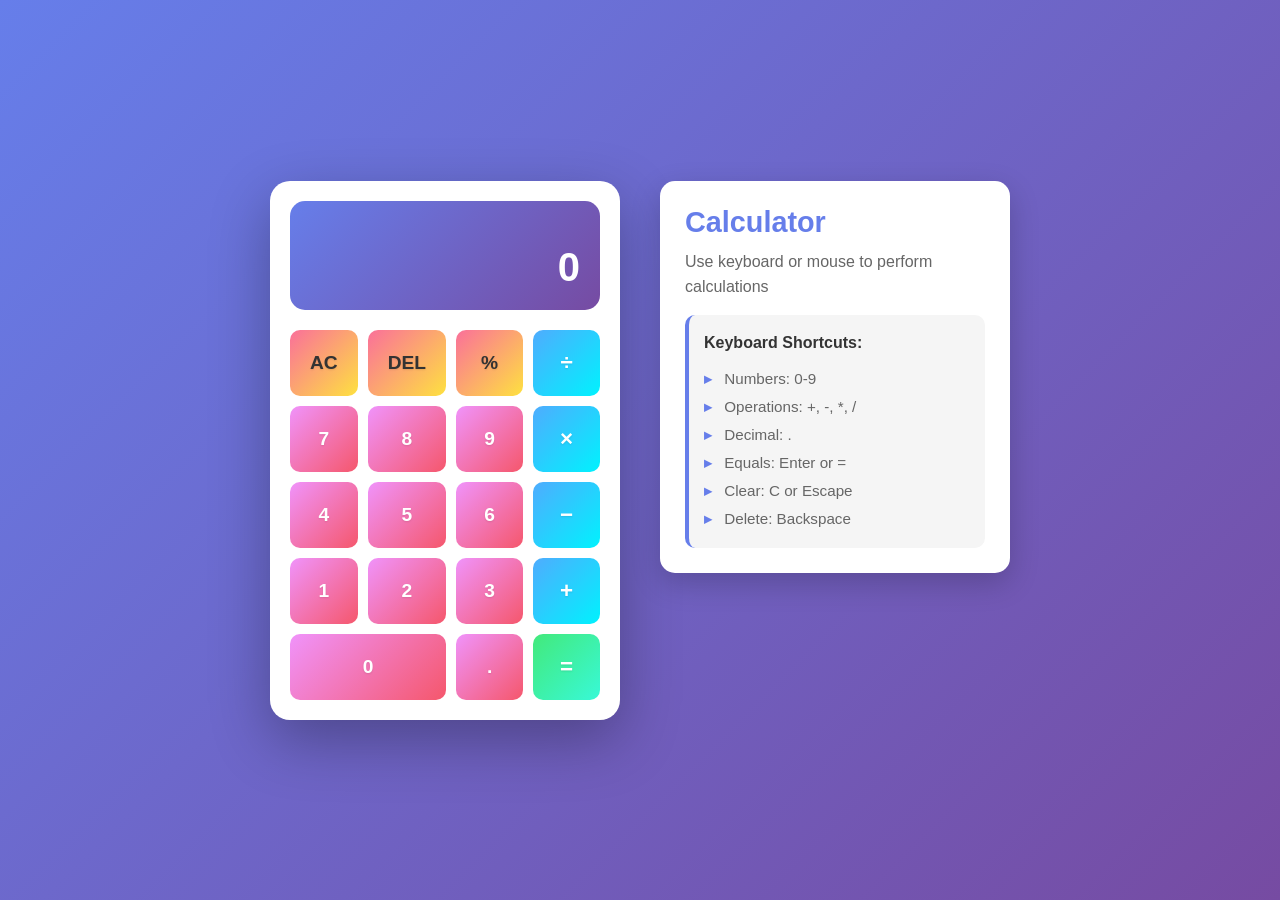
<file: CodeAlpha_Calculator/index.html>
<!DOCTYPE html>
<html lang="en">
<head>
    <meta charset="UTF-8">
    <meta name="viewport" content="width=device-width, initial-scale=1.0">
    <title>Calculator - CodeAlpha</title>
    <link rel="stylesheet" href="styles.css">
</head>
<body>
    <div class="container">
        <div class="calculator">
            <div class="display-container">
                <div class="previous-operand" id="previousOperand"></div>
                <div class="current-operand" id="currentOperand">0</div>
            </div>

            <div class="buttons-grid">
                <!-- Row 1 -->
                <button class="btn function-btn" data-action="clear">AC</button>
                <button class="btn function-btn" data-action="delete">DEL</button>
                <button class="btn function-btn" data-action="percentage">%</button>
                <button class="btn operator-btn" data-operator="÷">÷</button>

                <!-- Row 2 -->
                <button class="btn number-btn" data-number="7">7</button>
                <button class="btn number-btn" data-number="8">8</button>
                <button class="btn number-btn" data-number="9">9</button>
                <button class="btn operator-btn" data-operator="×">×</button>

                <!-- Row 3 -->
                <button class="btn number-btn" data-number="4">4</button>
                <button class="btn number-btn" data-number="5">5</button>
                <button class="btn number-btn" data-number="6">6</button>
                <button class="btn operator-btn" data-operator="-">−</button>

                <!-- Row 4 -->
                <button class="btn number-btn" data-number="1">1</button>
                <button class="btn number-btn" data-number="2">2</button>
                <button class="btn number-btn" data-number="3">3</button>
                <button class="btn operator-btn" data-operator="+">+</button>

                <!-- Row 5 -->
                <button class="btn number-btn zero-btn" data-number="0">0</button>
                <button class="btn number-btn" data-number=".">.</button>
                <button class="btn equals-btn" data-action="equals">=</button>
            </div>
        </div>

        <div class="info">
            <h2>Calculator</h2>
            <p>Use keyboard or mouse to perform calculations</p>
            <div class="keyboard-info">
                <p><strong>Keyboard Shortcuts:</strong></p>
                <ul>
                    <li>Numbers: 0-9</li>
                    <li>Operations: +, -, *, /</li>
                    <li>Decimal: .</li>
                    <li>Equals: Enter or =</li>
                    <li>Clear: C or Escape</li>
                    <li>Delete: Backspace</li>
                </ul>
            </div>
        </div>
    </div>

    <script src="script.js"></script>
</body>
</html>
</file>
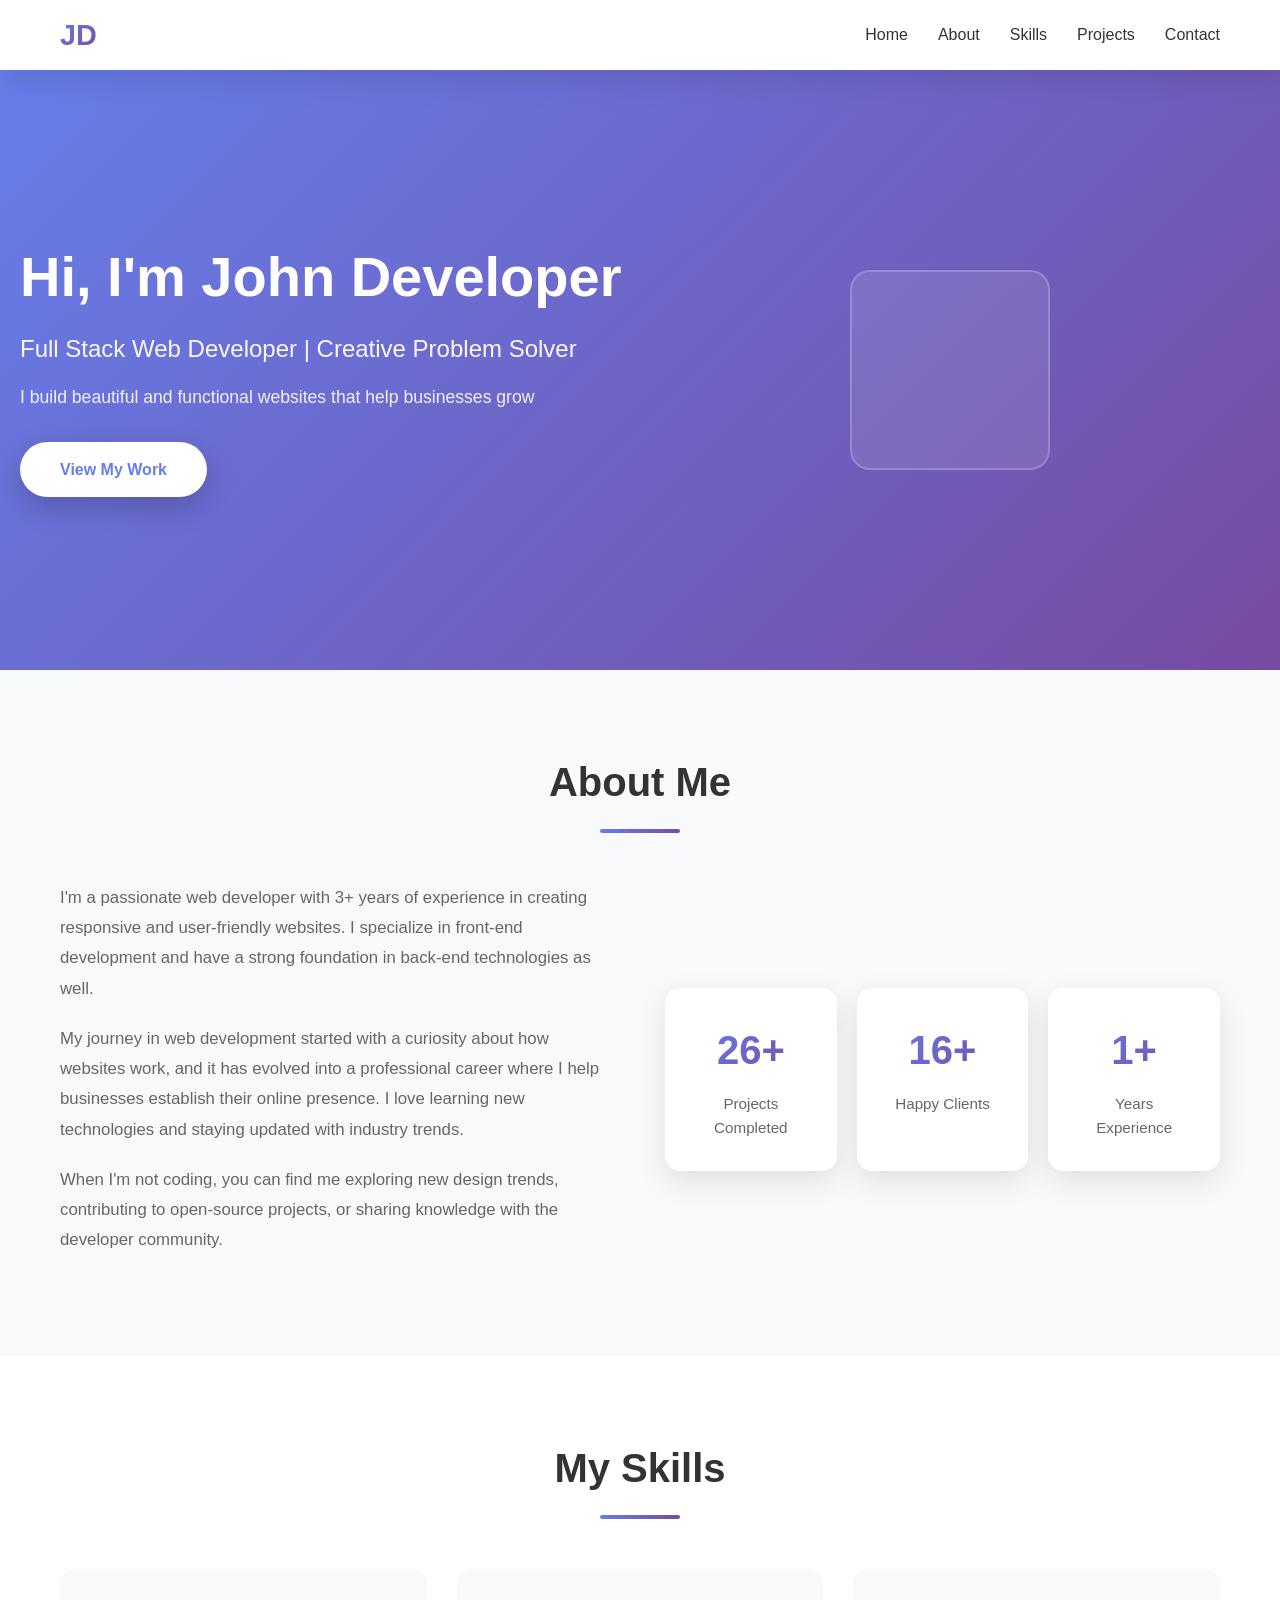
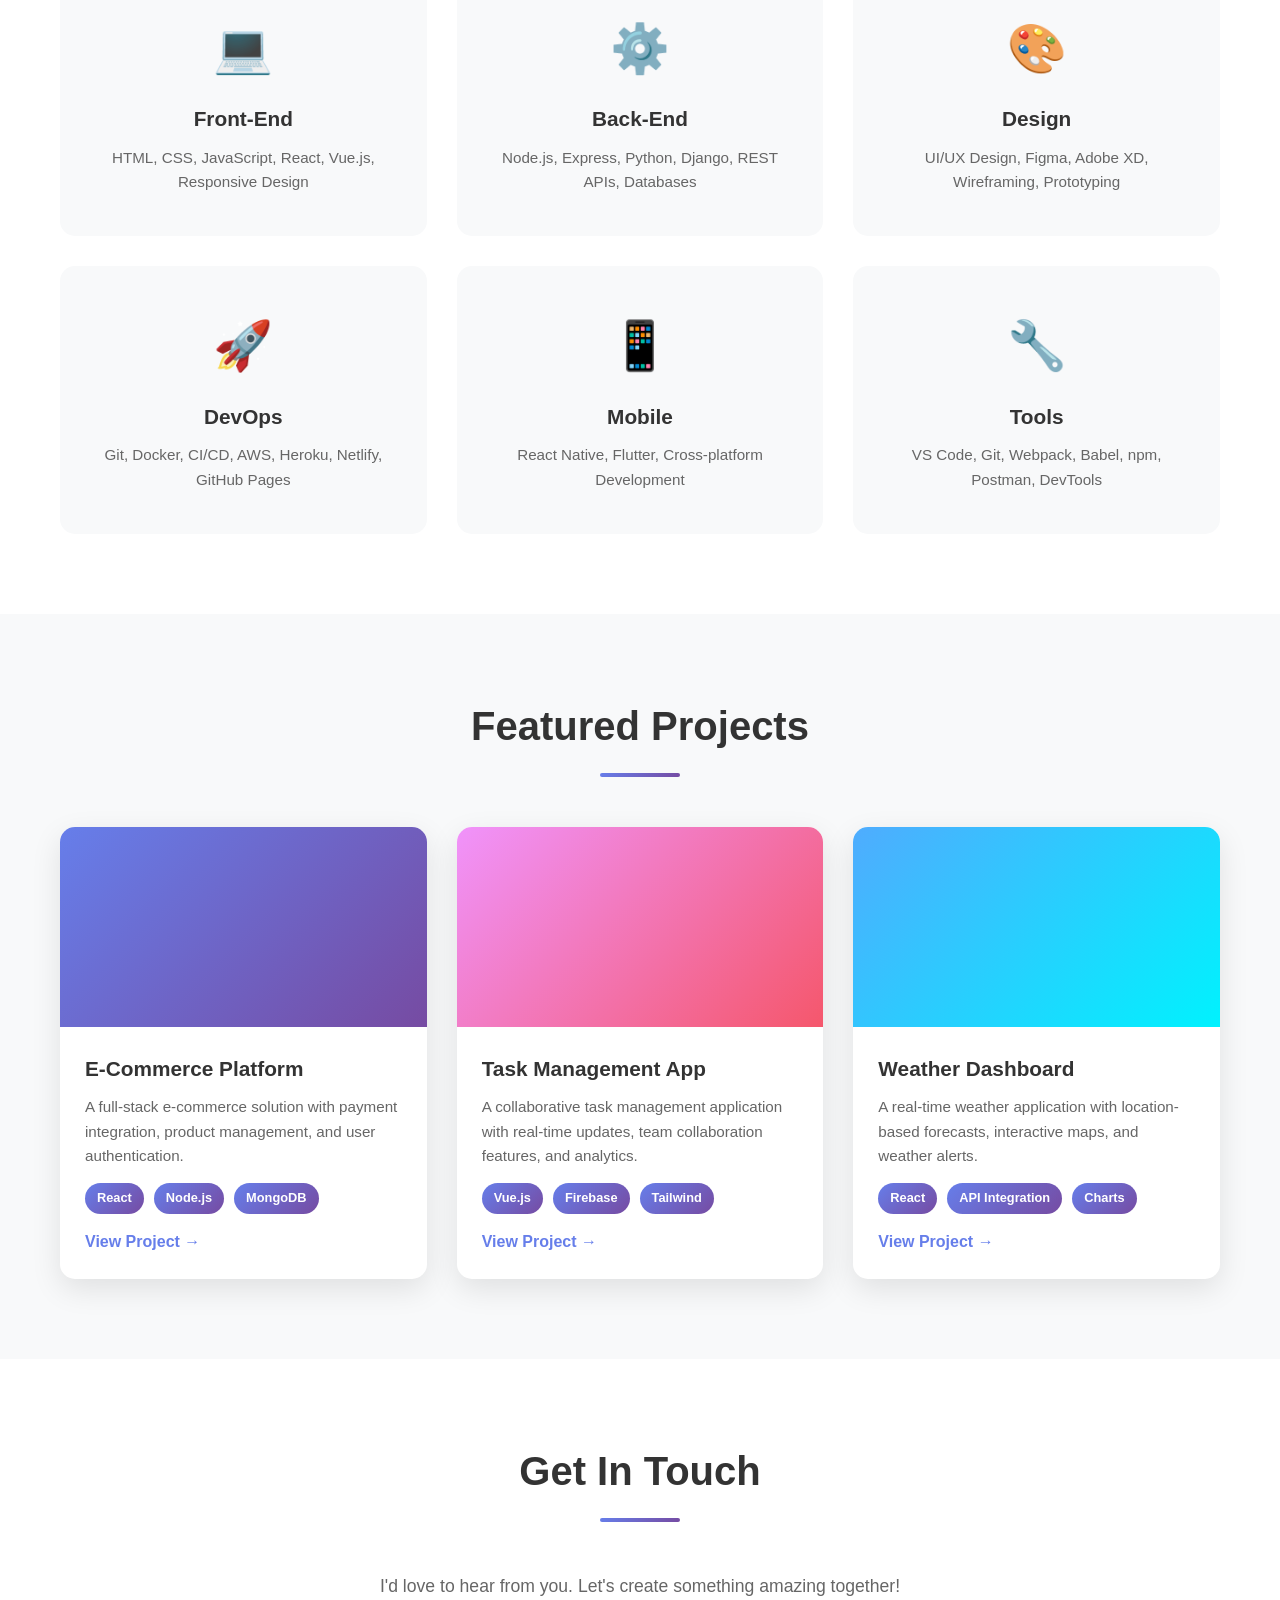
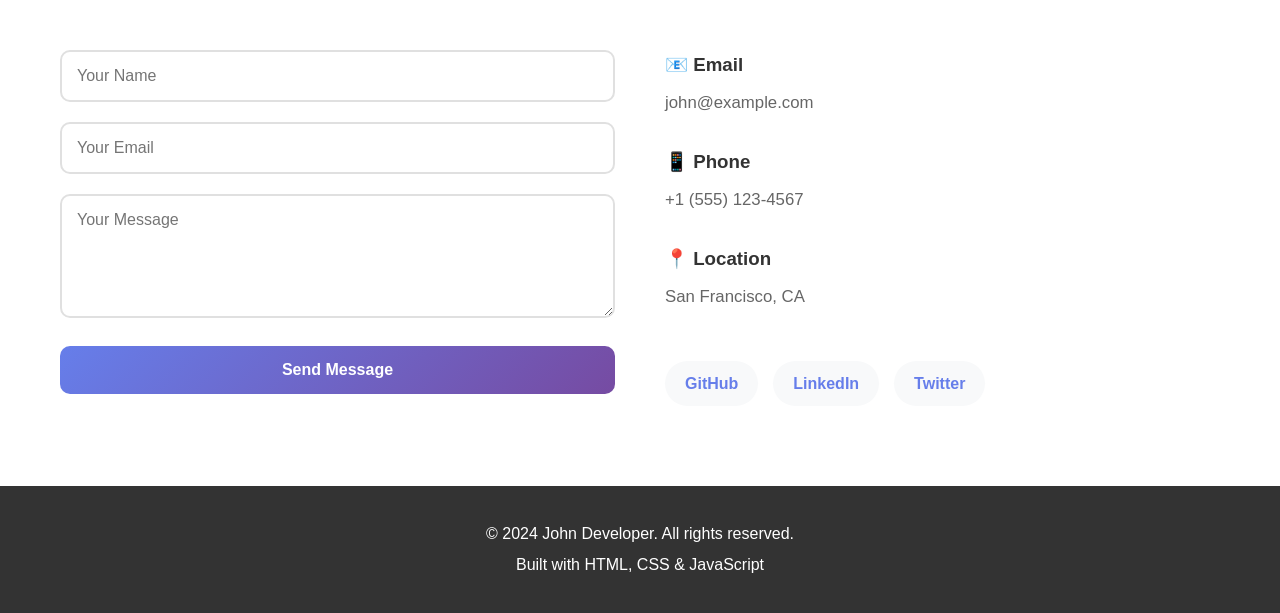
<file: CodeAlpha_Portfolio/index.html>
<!DOCTYPE html>
<html lang="en">
<head>
    <meta charset="UTF-8">
    <meta name="viewport" content="width=device-width, initial-scale=1.0">
    <title>John Developer - Portfolio</title>
    <link rel="stylesheet" href="styles.css">
</head>
<body>
    <!-- Navigation -->
    <nav class="navbar">
        <div class="nav-container">
            <div class="logo">JD</div>
            <ul class="nav-menu">
                <li><a href="#home" class="nav-link">Home</a></li>
                <li><a href="#about" class="nav-link">About</a></li>
                <li><a href="#skills" class="nav-link">Skills</a></li>
                <li><a href="#projects" class="nav-link">Projects</a></li>
                <li><a href="#contact" class="nav-link">Contact</a></li>
            </ul>
            <div class="hamburger">
                <span></span>
                <span></span>
                <span></span>
            </div>
        </div>
    </nav>

    <!-- Hero Section -->
    <section id="home" class="hero">
        <div class="hero-content">
            <h1 class="hero-title">Hi, I'm John Developer</h1>
            <p class="hero-subtitle">Full Stack Web Developer | Creative Problem Solver</p>
            <p class="hero-description">I build beautiful and functional websites that help businesses grow</p>
            <a href="#projects" class="cta-button">View My Work</a>
        </div>
        <div class="hero-animation">
            <div class="floating-box"></div>
        </div>
    </section>

    <!-- About Section -->
    <section id="about" class="about">
        <div class="container">
            <h2 class="section-title">About Me</h2>
            <div class="about-content">
                <div class="about-text">
                    <p>
                        I'm a passionate web developer with 3+ years of experience in creating responsive and user-friendly websites. 
                        I specialize in front-end development and have a strong foundation in back-end technologies as well.
                    </p>
                    <p>
                        My journey in web development started with a curiosity about how websites work, and it has evolved into a 
                        professional career where I help businesses establish their online presence. I love learning new technologies 
                        and staying updated with industry trends.
                    </p>
                    <p>
                        When I'm not coding, you can find me exploring new design trends, contributing to open-source projects, 
                        or sharing knowledge with the developer community.
                    </p>
                </div>
                <div class="about-stats">
                    <div class="stat">
                        <h3>50+</h3>
                        <p>Projects Completed</p>
                    </div>
                    <div class="stat">
                        <h3>30+</h3>
                        <p>Happy Clients</p>
                    </div>
                    <div class="stat">
                        <h3>3+</h3>
                        <p>Years Experience</p>
                    </div>
                </div>
            </div>
        </div>
    </section>

    <!-- Skills Section -->
    <section id="skills" class="skills">
        <div class="container">
            <h2 class="section-title">My Skills</h2>
            <div class="skills-grid">
                <div class="skill-card">
                    <div class="skill-icon">💻</div>
                    <h3>Front-End</h3>
                    <p>HTML, CSS, JavaScript, React, Vue.js, Responsive Design</p>
                </div>
                <div class="skill-card">
                    <div class="skill-icon">⚙️</div>
                    <h3>Back-End</h3>
                    <p>Node.js, Express, Python, Django, REST APIs, Databases</p>
                </div>
                <div class="skill-card">
                    <div class="skill-icon">🎨</div>
                    <h3>Design</h3>
                    <p>UI/UX Design, Figma, Adobe XD, Wireframing, Prototyping</p>
                </div>
                <div class="skill-card">
                    <div class="skill-icon">🚀</div>
                    <h3>DevOps</h3>
                    <p>Git, Docker, CI/CD, AWS, Heroku, Netlify, GitHub Pages</p>
                </div>
                <div class="skill-card">
                    <div class="skill-icon">📱</div>
                    <h3>Mobile</h3>
                    <p>React Native, Flutter, Cross-platform Development</p>
                </div>
                <div class="skill-card">
                    <div class="skill-icon">🔧</div>
                    <h3>Tools</h3>
                    <p>VS Code, Git, Webpack, Babel, npm, Postman, DevTools</p>
                </div>
            </div>
        </div>
    </section>

    <!-- Projects Section -->
    <section id="projects" class="projects">
        <div class="container">
            <h2 class="section-title">Featured Projects</h2>
            <div class="projects-grid">
                <div class="project-card">
                    <div class="project-image" style="background: linear-gradient(135deg, #667eea 0%, #764ba2 100%);"></div>
                    <div class="project-content">
                        <h3>E-Commerce Platform</h3>
                        <p>A full-stack e-commerce solution with payment integration, product management, and user authentication.</p>
                        <div class="project-tags">
                            <span>React</span>
                            <span>Node.js</span>
                            <span>MongoDB</span>
                        </div>
                        <a href="#" class="project-link">View Project →</a>
                    </div>
                </div>

                <div class="project-card">
                    <div class="project-image" style="background: linear-gradient(135deg, #f093fb 0%, #f5576c 100%);"></div>
                    <div class="project-content">
                        <h3>Task Management App</h3>
                        <p>A collaborative task management application with real-time updates, team collaboration features, and analytics.</p>
                        <div class="project-tags">
                            <span>Vue.js</span>
                            <span>Firebase</span>
                            <span>Tailwind</span>
                        </div>
                        <a href="#" class="project-link">View Project →</a>
                    </div>
                </div>

                <div class="project-card">
                    <div class="project-image" style="background: linear-gradient(135deg, #4facfe 0%, #00f2fe 100%);"></div>
                    <div class="project-content">
                        <h3>Weather Dashboard</h3>
                        <p>A real-time weather application with location-based forecasts, interactive maps, and weather alerts.</p>
                        <div class="project-tags">
                            <span>React</span>
                            <span>API Integration</span>
                            <span>Charts</span>
                        </div>
                        <a href="#" class="project-link">View Project →</a>
                    </div>
                </div>
            </div>
        </div>
    </section>

    <!-- Contact Section -->
    <section id="contact" class="contact">
        <div class="container">
            <h2 class="section-title">Get In Touch</h2>
            <p class="contact-subtitle">I'd love to hear from you. Let's create something amazing together!</p>
            
            <div class="contact-content">
                <form class="contact-form" id="contactForm">
                    <div class="form-group">
                        <input type="text" placeholder="Your Name" required>
                    </div>
                    <div class="form-group">
                        <input type="email" placeholder="Your Email" required>
                    </div>
                    <div class="form-group">
                        <textarea placeholder="Your Message" rows="5" required></textarea>
                    </div>
                    <button type="submit" class="submit-btn">Send Message</button>
                </form>

                <div class="contact-info">
                    <div class="info-item">
                        <h3>📧 Email</h3>
                        <p>john@example.com</p>
                    </div>
                    <div class="info-item">
                        <h3>📱 Phone</h3>
                        <p>+1 (555) 123-4567</p>
                    </div>
                    <div class="info-item">
                        <h3>📍 Location</h3>
                        <p>San Francisco, CA</p>
                    </div>
                    <div class="social-links">
                        <a href="#" class="social-link">GitHub</a>
                        <a href="#" class="social-link">LinkedIn</a>
                        <a href="#" class="social-link">Twitter</a>
                    </div>
                </div>
            </div>
        </div>
    </section>

    <!-- Footer -->
    <footer class="footer">
        <div class="container">
            <p>&copy; 2024 John Developer. All rights reserved.</p>
            <p>Built with HTML, CSS & JavaScript</p>
        </div>
    </footer>

    <script src="script.js"></script>
</body>
</html>
</file>
<file: CodeAlpha_Calculator/styles.css>
* {
    margin: 0;
    padding: 0;
    box-sizing: border-box;
}

body {
    font-family: 'Segoe UI', Tahoma, Geneva, Verdana, sans-serif;
    background: linear-gradient(135deg, #667eea 0%, #764ba2 100%);
    min-height: 100vh;
    display: flex;
    justify-content: center;
    align-items: center;
    padding: 20px;
}

.container {
    display: flex;
    gap: 40px;
    max-width: 900px;
    width: 100%;
    flex-wrap: wrap;
    justify-content: center;
    align-items: flex-start;
}

.calculator {
    background: white;
    border-radius: 20px;
    box-shadow: 0 20px 60px rgba(0, 0, 0, 0.3);
    padding: 20px;
    width: 100%;
    max-width: 350px;
    animation: slideUp 0.6s ease-out;
}

.display-container {
    background: linear-gradient(135deg, #667eea 0%, #764ba2 100%);
    border-radius: 15px;
    padding: 20px;
    margin-bottom: 20px;
    text-align: right;
    color: white;
    min-height: 100px;
    display: flex;
    flex-direction: column;
    justify-content: flex-end;
}

.previous-operand {
    font-size: 1.2rem;
    opacity: 0.7;
    min-height: 24px;
    word-wrap: break-word;
    word-break: break-all;
}

.current-operand {
    font-size: 2.5rem;
    font-weight: bold;
    word-wrap: break-word;
    word-break: break-all;
}

.buttons-grid {
    display: grid;
    grid-template-columns: repeat(4, 1fr);
    gap: 10px;
}

.btn {
    padding: 20px;
    border: none;
    border-radius: 10px;
    font-size: 1.2rem;
    font-weight: 600;
    cursor: pointer;
    transition: all 0.2s ease;
    color: white;
    text-shadow: 0 1px 2px rgba(0, 0, 0, 0.1);
}

.number-btn {
    background: linear-gradient(135deg, #f093fb 0%, #f5576c 100%);
}

.number-btn:hover {
    transform: translateY(-2px);
    box-shadow: 0 10px 20px rgba(245, 87, 108, 0.3);
}

.number-btn:active {
    transform: translateY(0);
    box-shadow: 0 5px 10px rgba(245, 87, 108, 0.3);
}

.operator-btn {
    background: linear-gradient(135deg, #4facfe 0%, #00f2fe 100%);
    font-size: 1.4rem;
}

.operator-btn:hover {
    transform: translateY(-2px);
    box-shadow: 0 10px 20px rgba(79, 172, 254, 0.3);
}

.operator-btn:active {
    transform: translateY(0);
    box-shadow: 0 5px 10px rgba(79, 172, 254, 0.3);
}

.function-btn {
    background: linear-gradient(135deg, #fa709a 0%, #fee140 100%);
    color: #333;
    font-weight: 700;
}

.function-btn:hover {
    transform: translateY(-2px);
    box-shadow: 0 10px 20px rgba(250, 112, 154, 0.3);
}

.function-btn:active {
    transform: translateY(0);
    box-shadow: 0 5px 10px rgba(250, 112, 154, 0.3);
}

.equals-btn {
    background: linear-gradient(135deg, #43e97b 0%, #38f9d7 100%);
    grid-column: span 1;
    font-size: 1.4rem;
}

.equals-btn:hover {
    transform: translateY(-2px);
    box-shadow: 0 10px 20px rgba(67, 233, 123, 0.3);
}

.equals-btn:active {
    transform: translateY(0);
    box-shadow: 0 5px 10px rgba(67, 233, 123, 0.3);
}

.zero-btn {
    grid-column: span 2;
}

.info {
    background: white;
    border-radius: 15px;
    padding: 25px;
    box-shadow: 0 10px 30px rgba(0, 0, 0, 0.2);
    max-width: 350px;
    animation: slideUp 0.6s ease-out 0.1s both;
}

.info h2 {
    color: #667eea;
    margin-bottom: 10px;
    font-size: 1.8rem;
}

.info p {
    color: #666;
    margin-bottom: 15px;
    line-height: 1.6;
}

.keyboard-info {
    background: #f5f5f5;
    padding: 15px;
    border-radius: 10px;
    border-left: 4px solid #667eea;
}

.keyboard-info p {
    color: #333;
    font-weight: 600;
    margin-bottom: 10px;
}

.keyboard-info ul {
    list-style: none;
    color: #666;
}

.keyboard-info li {
    padding: 5px 0;
    font-size: 0.95rem;
}

.keyboard-info li:before {
    content: "▸ ";
    color: #667eea;
    font-weight: bold;
    margin-right: 8px;
}

@keyframes slideUp {
    from {
        opacity: 0;
        transform: translateY(30px);
    }
    to {
        opacity: 1;
        transform: translateY(0);
    }
}

/* Responsive Design */
@media (max-width: 768px) {
    .container {
        flex-direction: column;
        gap: 20px;
    }

    .calculator,
    .info {
        max-width: 100%;
    }

    .current-operand {
        font-size: 2rem;
    }

    .btn {
        padding: 15px;
        font-size: 1rem;
    }

    .display-container {
        min-height: 80px;
        padding: 15px;
    }
}

@media (max-width: 480px) {
    .calculator {
        padding: 15px;
    }

    .buttons-grid {
        gap: 8px;
    }

    .btn {
        padding: 12px;
        font-size: 0.95rem;
        border-radius: 8px;
    }

    .current-operand {
        font-size: 1.8rem;
    }

    .previous-operand {
        font-size: 1rem;
    }

    .info {
        padding: 20px;
    }

    .info h2 {
        font-size: 1.4rem;
    }

    .keyboard-info li {
        font-size: 0.85rem;
    }
}
</file>
<file: CodeAlpha_Portfolio/styles.css>
* {
    margin: 0;
    padding: 0;
    box-sizing: border-box;
}

:root {
    --primary-color: #667eea;
    --secondary-color: #764ba2;
    --accent-color: #f5576c;
    --text-color: #333;
    --light-bg: #f8f9fa;
    --white: #ffffff;
    --shadow: 0 10px 30px rgba(0, 0, 0, 0.1);
}

html {
    scroll-behavior: smooth;
}

body {
    font-family: 'Segoe UI', Tahoma, Geneva, Verdana, sans-serif;
    color: var(--text-color);
    line-height: 1.6;
    overflow-x: hidden;
}

.container {
    max-width: 1200px;
    margin: 0 auto;
    padding: 0 20px;
}

/* Navigation */
.navbar {
    background: var(--white);
    box-shadow: var(--shadow);
    position: sticky;
    top: 0;
    z-index: 100;
    animation: slideDown 0.6s ease-out;
}

.nav-container {
    max-width: 1200px;
    margin: 0 auto;
    padding: 0 20px;
    display: flex;
    justify-content: space-between;
    align-items: center;
    height: 70px;
}

.logo {
    font-size: 1.8rem;
    font-weight: bold;
    background: linear-gradient(135deg, var(--primary-color), var(--secondary-color));
    -webkit-background-clip: text;
    -webkit-text-fill-color: transparent;
    background-clip: text;
}

.nav-menu {
    display: flex;
    list-style: none;
    gap: 30px;
}

.nav-link {
    text-decoration: none;
    color: var(--text-color);
    font-weight: 500;
    transition: color 0.3s ease;
    position: relative;
}

.nav-link:hover {
    color: var(--primary-color);
}

.nav-link::after {
    content: '';
    position: absolute;
    bottom: -5px;
    left: 0;
    width: 0;
    height: 2px;
    background: linear-gradient(135deg, var(--primary-color), var(--secondary-color));
    transition: width 0.3s ease;
}

.nav-link:hover::after {
    width: 100%;
}

.hamburger {
    display: none;
    flex-direction: column;
    cursor: pointer;
}

.hamburger span {
    width: 25px;
    height: 3px;
    background: var(--text-color);
    margin: 5px 0;
    transition: 0.3s;
    border-radius: 2px;
}

/* Hero Section */
.hero {
    background: linear-gradient(135deg, var(--primary-color) 0%, var(--secondary-color) 100%);
    color: var(--white);
    padding: 100px 20px;
    display: flex;
    align-items: center;
    justify-content: space-between;
    min-height: 600px;
    position: relative;
    overflow: hidden;
}

.hero-content {
    flex: 1;
    z-index: 2;
    animation: slideInLeft 0.8s ease-out;
}

.hero-title {
    font-size: 3.5rem;
    margin-bottom: 20px;
    font-weight: 700;
    line-height: 1.2;
}

.hero-subtitle {
    font-size: 1.5rem;
    margin-bottom: 15px;
    opacity: 0.95;
}

.hero-description {
    font-size: 1.1rem;
    margin-bottom: 30px;
    opacity: 0.9;
}

.cta-button {
    display: inline-block;
    padding: 15px 40px;
    background: var(--white);
    color: var(--primary-color);
    text-decoration: none;
    border-radius: 50px;
    font-weight: 600;
    transition: all 0.3s ease;
    box-shadow: 0 10px 30px rgba(0, 0, 0, 0.2);
}

.cta-button:hover {
    transform: translateY(-3px);
    box-shadow: 0 15px 40px rgba(0, 0, 0, 0.3);
}

.hero-animation {
    flex: 1;
    position: relative;
    height: 400px;
    display: flex;
    align-items: center;
    justify-content: center;
}

.floating-box {
    width: 200px;
    height: 200px;
    background: rgba(255, 255, 255, 0.1);
    border-radius: 20px;
    animation: float 6s ease-in-out infinite;
    border: 2px solid rgba(255, 255, 255, 0.2);
}

/* Sections */
section {
    padding: 80px 20px;
}

.section-title {
    font-size: 2.5rem;
    text-align: center;
    margin-bottom: 50px;
    color: var(--text-color);
    position: relative;
}

.section-title::after {
    content: '';
    display: block;
    width: 80px;
    height: 4px;
    background: linear-gradient(135deg, var(--primary-color), var(--secondary-color));
    margin: 15px auto 0;
    border-radius: 2px;
}

/* About Section */
.about {
    background: var(--light-bg);
}

.about-content {
    display: grid;
    grid-template-columns: 1fr 1fr;
    gap: 50px;
    align-items: center;
}

.about-text p {
    margin-bottom: 20px;
    font-size: 1.05rem;
    line-height: 1.8;
    color: #666;
}

.about-stats {
    display: grid;
    grid-template-columns: repeat(3, 1fr);
    gap: 20px;
}

.stat {
    background: var(--white);
    padding: 30px;
    border-radius: 15px;
    text-align: center;
    box-shadow: var(--shadow);
    transition: all 0.3s ease;
}

.stat:hover {
    transform: translateY(-5px);
    box-shadow: 0 15px 40px rgba(0, 0, 0, 0.15);
}

.stat h3 {
    font-size: 2.5rem;
    background: linear-gradient(135deg, var(--primary-color), var(--secondary-color));
    -webkit-background-clip: text;
    -webkit-text-fill-color: transparent;
    background-clip: text;
    margin-bottom: 10px;
}

.stat p {
    color: #666;
    font-size: 0.95rem;
}

/* Skills Section */
.skills {
    background: var(--white);
}

.skills-grid {
    display: grid;
    grid-template-columns: repeat(auto-fit, minmax(280px, 1fr));
    gap: 30px;
}

.skill-card {
    background: var(--light-bg);
    padding: 40px 30px;
    border-radius: 15px;
    text-align: center;
    transition: all 0.3s ease;
    border: 2px solid transparent;
}

.skill-card:hover {
    border-color: var(--primary-color);
    transform: translateY(-10px);
    box-shadow: var(--shadow);
}

.skill-icon {
    font-size: 3rem;
    margin-bottom: 15px;
}

.skill-card h3 {
    font-size: 1.3rem;
    margin-bottom: 10px;
    color: var(--text-color);
}

.skill-card p {
    color: #666;
    font-size: 0.95rem;
    line-height: 1.6;
}

/* Projects Section */
.projects {
    background: var(--light-bg);
}

.projects-grid {
    display: grid;
    grid-template-columns: repeat(auto-fit, minmax(320px, 1fr));
    gap: 30px;
}

.project-card {
    background: var(--white);
    border-radius: 15px;
    overflow: hidden;
    box-shadow: var(--shadow);
    transition: all 0.3s ease;
}

.project-card:hover {
    transform: translateY(-10px);
    box-shadow: 0 20px 50px rgba(0, 0, 0, 0.15);
}

.project-image {
    width: 100%;
    height: 200px;
    background-size: cover;
    background-position: center;
}

.project-content {
    padding: 25px;
}

.project-content h3 {
    font-size: 1.3rem;
    margin-bottom: 10px;
    color: var(--text-color);
}

.project-content p {
    color: #666;
    margin-bottom: 15px;
    font-size: 0.95rem;
    line-height: 1.6;
}

.project-tags {
    display: flex;
    gap: 10px;
    flex-wrap: wrap;
    margin-bottom: 15px;
}

.project-tags span {
    background: linear-gradient(135deg, var(--primary-color), var(--secondary-color));
    color: var(--white);
    padding: 5px 12px;
    border-radius: 20px;
    font-size: 0.8rem;
    font-weight: 600;
}

.project-link {
    color: var(--primary-color);
    text-decoration: none;
    font-weight: 600;
    transition: color 0.3s ease;
}

.project-link:hover {
    color: var(--secondary-color);
}

/* Contact Section */
.contact {
    background: var(--white);
}

.contact-subtitle {
    text-align: center;
    font-size: 1.1rem;
    color: #666;
    margin-bottom: 50px;
}

.contact-content {
    display: grid;
    grid-template-columns: 1fr 1fr;
    gap: 50px;
}

.contact-form {
    display: flex;
    flex-direction: column;
    gap: 20px;
}

.form-group input,
.form-group textarea {
    width: 100%;
    padding: 15px;
    border: 2px solid #e0e0e0;
    border-radius: 10px;
    font-family: inherit;
    font-size: 1rem;
    transition: border-color 0.3s ease;
}

.form-group input:focus,
.form-group textarea:focus {
    outline: none;
    border-color: var(--primary-color);
}

.submit-btn {
    padding: 15px 30px;
    background: linear-gradient(135deg, var(--primary-color), var(--secondary-color));
    color: var(--white);
    border: none;
    border-radius: 10px;
    font-size: 1rem;
    font-weight: 600;
    cursor: pointer;
    transition: all 0.3s ease;
}

.submit-btn:hover {
    transform: translateY(-2px);
    box-shadow: 0 10px 30px rgba(102, 126, 234, 0.3);
}

.contact-info {
    display: flex;
    flex-direction: column;
    gap: 30px;
}

.info-item h3 {
    margin-bottom: 10px;
    color: var(--text-color);
}

.info-item p {
    color: #666;
    font-size: 1.05rem;
}

.social-links {
    display: flex;
    gap: 15px;
    margin-top: 20px;
}

.social-link {
    display: inline-block;
    padding: 10px 20px;
    background: var(--light-bg);
    color: var(--primary-color);
    text-decoration: none;
    border-radius: 25px;
    font-weight: 600;
    transition: all 0.3s ease;
}

.social-link:hover {
    background: linear-gradient(135deg, var(--primary-color), var(--secondary-color));
    color: var(--white);
}

/* Footer */
.footer {
    background: var(--text-color);
    color: var(--white);
    padding: 30px 20px;
    text-align: center;
}

.footer p {
    margin: 5px 0;
}

/* Animations */
@keyframes slideDown {
    from {
        opacity: 0;
        transform: translateY(-20px);
    }
    to {
        opacity: 1;
        transform: translateY(0);
    }
}

@keyframes slideInLeft {
    from {
        opacity: 0;
        transform: translateX(-50px);
    }
    to {
        opacity: 1;
        transform: translateX(0);
    }
}

@keyframes float {
    0%, 100% {
        transform: translateY(0px);
    }
    50% {
        transform: translateY(-30px);
    }
}

/* Responsive Design */
@media (max-width: 768px) {
    .nav-menu {
        display: none;
    }

    .hamburger {
        display: flex;
    }

    .hero {
        flex-direction: column;
        padding: 60px 20px;
        min-height: auto;
    }

    .hero-title {
        font-size: 2rem;
    }

    .hero-subtitle {
        font-size: 1.2rem;
    }

    .hero-animation {
        margin-top: 40px;
        height: 300px;
    }

    .floating-box {
        width: 150px;
        height: 150px;
    }

    .about-content {
        grid-template-columns: 1fr;
        gap: 30px;
    }

    .about-stats {
        grid-template-columns: 1fr;
    }

    .contact-content {
        grid-template-columns: 1fr;
        gap: 30px;
    }

    section {
        padding: 60px 20px;
    }

    .section-title {
        font-size: 2rem;
    }
}

@media (max-width: 480px) {
    .hero-title {
        font-size: 1.5rem;
    }

    .hero-subtitle {
        font-size: 1rem;
    }

    .hero-description {
        font-size: 0.95rem;
    }

    .cta-button {
        padding: 12px 30px;
        font-size: 0.95rem;
    }

    .section-title {
        font-size: 1.5rem;
    }

    .skills-grid,
    .projects-grid {
        grid-template-columns: 1fr;
    }

    .stat h3 {
        font-size: 2rem;
    }

    .social-links {
        flex-direction: column;
    }

    .social-link {
        text-align: center;
    }
}
</file>
